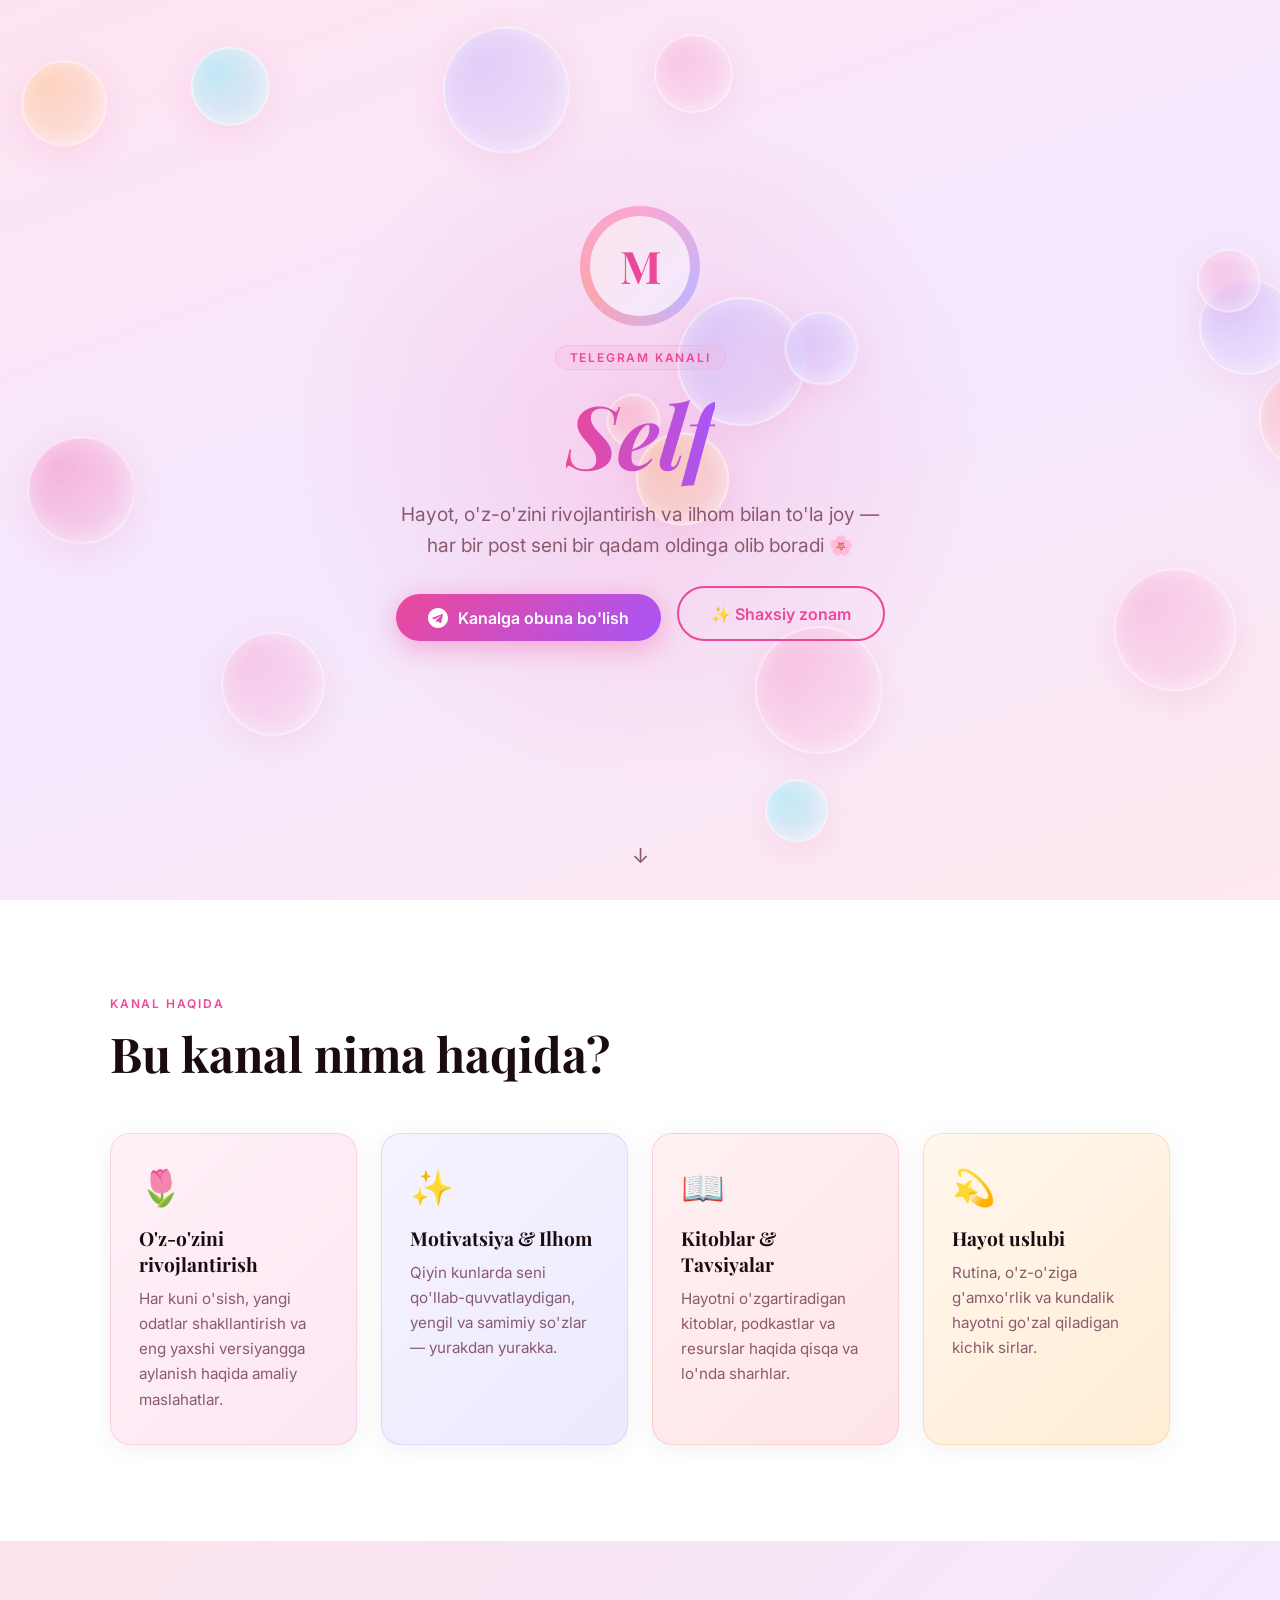
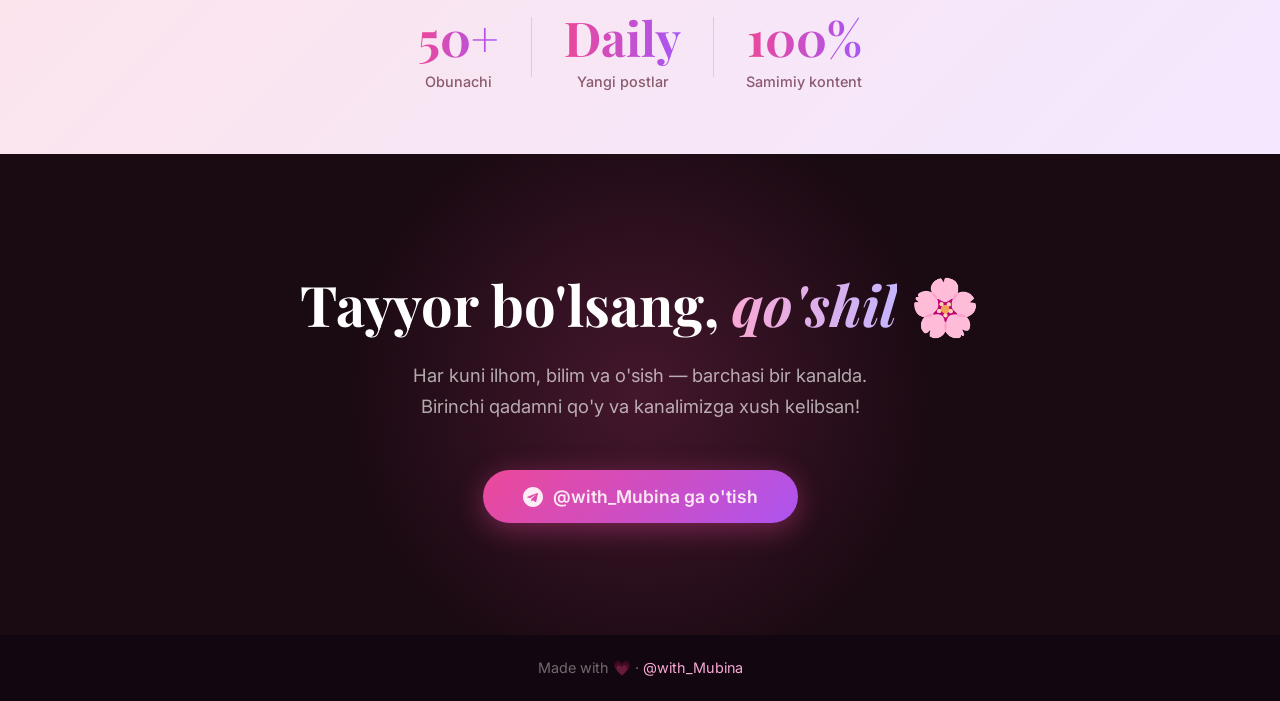
<file: index.html>
<!DOCTYPE html>
<html lang="uz">
<head>
  <meta charset="UTF-8" />
  <meta name="viewport" content="width=device-width, initial-scale=1.0" />
  <title>with Mubina ✨</title>
  <link rel="preconnect" href="https://fonts.googleapis.com" />
  <link rel="preconnect" href="https://fonts.gstatic.com" crossorigin />
  <link href="https://fonts.googleapis.com/css2?family=Playfair+Display:ital,wght@0,400;0,700;1,400&family=Inter:wght@300;400;500;600&display=swap" rel="stylesheet" />
  <link rel="stylesheet" href="style.css?v=20260613e" />
</head>
<body>

  <!-- Hero -->
  <section class="hero">
    <div class="hero__glow" aria-hidden="true"></div>
    <div class="hero__content">
      <div class="avatar">
        <div class="avatar__ring"></div>
        <div class="avatar__inner">M</div>
      </div>
      <p class="hero__label">Telegram kanali</p>
      <h1 class="hero__title"><em>Self</em></h1>
      <p class="hero__subtitle">
        Hayot, o'z-o'zini rivojlantirish va ilhom bilan to'la joy —<br />
        har bir post seni bir qadam oldinga olib boradi 🌸
      </p>
      <div class="hero__btns">
        <a href="https://t.me/with_Mubina" target="_blank" rel="noopener noreferrer" class="btn btn--primary">
          <svg width="20" height="20" viewBox="0 0 24 24" fill="none" aria-hidden="true">
            <path d="M12 0C5.373 0 0 5.373 0 12s5.373 12 12 12 12-5.373 12-12S18.627 0 12 0zm5.894 8.221l-1.97 9.28c-.145.658-.537.818-1.084.508l-3-2.21-1.447 1.394c-.16.16-.295.295-.605.295l.213-3.053 5.56-5.023c.242-.213-.054-.333-.373-.12l-6.871 4.326-2.962-.924c-.643-.204-.657-.643.136-.953l11.57-4.461c.537-.194 1.006.131.833.941z" fill="currentColor"/>
          </svg>
          Kanalga obuna bo'lish
        </a>
        <a href="auth.html" class="btn btn--outline">✨ Shaxsiy zonam</a>
      </div>
    </div>
    <div class="hero__scroll-hint" aria-hidden="true">↓</div>
  </section>

  <!-- About -->
  <section class="about" id="about">
    <div class="container">
      <p class="section__label">Kanal haqida</p>
      <h2 class="section__title">Bu kanal nima haqida?</h2>
      <div class="cards">

        <div class="card card--pink">
          <div class="card__icon">🌷</div>
          <h3>O'z-o'zini rivojlantirish</h3>
          <p>Har kuni o'sish, yangi odatlar shakllantirish va eng yaxshi versiyangga aylanish haqida amaliy maslahatlar.</p>
        </div>

        <div class="card card--lavender">
          <div class="card__icon">✨</div>
          <h3>Motivatsiya & Ilhom</h3>
          <p>Qiyin kunlarda seni qo'llab-quvvatlaydigan, yengil va samimiy so'zlar — yurakdan yurakka.</p>
        </div>

        <div class="card card--rose">
          <div class="card__icon">📖</div>
          <h3>Kitoblar & Tavsiyalar</h3>
          <p>Hayotni o'zgartiradigan kitoblar, podkastlar va resurslar haqida qisqa va lo'nda sharhlar.</p>
        </div>

        <div class="card card--peach">
          <div class="card__icon">💫</div>
          <h3>Hayot uslubi</h3>
          <p>Rutina, o'z-o'ziga g'amxo'rlik va kundalik hayotni go'zal qiladigan kichik sirlar.</p>
        </div>

      </div>
    </div>
  </section>

  <!-- Stats -->
  <section class="stats">
    <div class="container">
      <div class="stats__grid">
        <div class="stats__item">
          <span class="stats__num">50+</span>
          <span class="stats__label">Obunachi</span>
        </div>
        <div class="stats__divider" aria-hidden="true"></div>
        <div class="stats__item">
          <span class="stats__num">Daily</span>
          <span class="stats__label">Yangi postlar</span>
        </div>
        <div class="stats__divider" aria-hidden="true"></div>
        <div class="stats__item">
          <span class="stats__num">100%</span>
          <span class="stats__label">Samimiy kontent</span>
        </div>
      </div>
    </div>
  </section>

  <!-- CTA -->
  <section class="cta">
    <div class="cta__blob" aria-hidden="true"></div>
    <div class="container">
      <h2 class="cta__title">Tayyor bo'lsang, <em>qo'shil</em> 🌸</h2>
      <p class="cta__text">
        Har kuni ilhom, bilim va o'sish — barchasi bir kanalda.<br />
        Birinchi qadamni qo'y va kanalimizga xush kelibsan!
      </p>
      <a href="https://t.me/with_Mubina" target="_blank" rel="noopener noreferrer" class="btn btn--primary btn--lg">
        <svg width="20" height="20" viewBox="0 0 24 24" fill="none" aria-hidden="true">
          <path d="M12 0C5.373 0 0 5.373 0 12s5.373 12 12 12 12-5.373 12-12S18.627 0 12 0zm5.894 8.221l-1.97 9.28c-.145.658-.537.818-1.084.508l-3-2.21-1.447 1.394c-.16.16-.295.295-.605.295l.213-3.053 5.56-5.023c.242-.213-.054-.333-.373-.12l-6.871 4.326-2.962-.924c-.643-.204-.657-.643.136-.953l11.57-4.461c.537-.194 1.006.131.833.941z" fill="currentColor"/>
        </svg>
        @with_Mubina ga o'tish
      </a>
    </div>
  </section>

  <!-- Footer -->
  <footer class="footer">
    <p>Made with 💗 · <a href="https://t.me/with_Mubina" target="_blank" rel="noopener noreferrer">@with_Mubina</a></p>
  </footer>

  <script>
    const observer = new IntersectionObserver(
      entries => entries.forEach(e => { if (e.isIntersecting) e.target.classList.add('is-visible'); }),
      { threshold: 0.15 }
    );
    document.querySelectorAll('.card, .stats__item, .cta__title, .cta__text').forEach(el => observer.observe(el));

  </script>
  <script src="bubbles.js?v=20260613b"></script>
</body>
</html>
</file>
<file: style.css>
/* ── Reset & Base ── */
*, *::before, *::after { box-sizing: border-box; margin: 0; padding: 0; }

:root {
  --pink:     #f9a8d4;
  --pink-deep:#ec4899;
  --lavender: #c4b5fd;
  --rose:     #fda4af;
  --peach:    #fdba74;
  --cream:    #fff7f8;
  --dark:     #1a0a12;
  --text:     #4a2030;
  --text-muted:#8b5a6e;
  --card-bg:  rgba(255,255,255,0.72);
  --radius:   20px;
  --radius-lg:32px;
}

html { scroll-behavior: smooth; }

body {
  font-family: 'Inter', sans-serif;
  background: var(--cream);
  color: var(--text);
  overflow-x: hidden;
  min-height: 100vh;
}

/* ── Floating bubbles ── */
.floating-bubble {
  position: fixed;
  top: 0; left: 0;
  border-radius: 50%;
  pointer-events: auto;
  cursor: pointer;
  border: 2px solid rgba(255,255,255,0.55);
  box-shadow:
    inset 0 0 22px rgba(255,255,255,0.3),
    inset -5px -5px 14px rgba(255,255,255,0.12),
    0 8px 32px rgba(236,72,153,0.12);
  z-index: 0;
  backdrop-filter: blur(2px);
  will-change: transform;
  transition: filter 0.2s, border-color 0.2s;
}
.floating-bubble:hover {
  filter: brightness(1.2) saturate(1.5);
  border-color: rgba(255,255,255,0.8);
  cursor: grab;
}
.floating-bubble:active { cursor: grabbing; }

/* ── Hero ── */
.hero {
  position: relative;
  min-height: 100svh;
  display: flex;
  flex-direction: column;
  align-items: center;
  justify-content: center;
  text-align: center;
  padding: 2rem 1.25rem 5rem;
  background: linear-gradient(160deg, #ffe4f0 0%, #f3e8ff 50%, #ffe8ee 100%);
  overflow: hidden;
}

.hero__glow {
  position: absolute;
  width: 700px;
  height: 700px;
  border-radius: 50%;
  background: radial-gradient(circle, rgba(249,168,212,0.4) 0%, transparent 70%);
  top: 50%;
  left: 50%;
  transform: translate(-50%, -50%);
  animation: pulse-glow 4s ease-in-out infinite;
  pointer-events: none;
}

@keyframes pulse-glow {
  0%, 100% { transform: translate(-50%, -50%) scale(1);   opacity: 0.7; }
  50%       { transform: translate(-50%, -50%) scale(1.15); opacity: 1;   }
}

.hero__content {
  position: relative;
  z-index: 2;
  display: flex;
  flex-direction: column;
  align-items: center;
  gap: 1rem;
  animation: fade-up 0.9s ease both;
}

@keyframes fade-up {
  from { opacity: 0; transform: translateY(28px); }
  to   { opacity: 1; transform: translateY(0); }
}

/* Avatar */
.avatar {
  position: relative;
  width: 110px;
  height: 110px;
  margin-bottom: 0.5rem;
}

.avatar__ring {
  position: absolute;
  inset: -5px;
  border-radius: 50%;
  background: conic-gradient(#f9a8d4, #c4b5fd, #fda4af, #f9a8d4);
  animation: spin 6s linear infinite;
}

@keyframes spin { to { transform: rotate(360deg); } }

.avatar__inner {
  position: absolute;
  inset: 5px;
  border-radius: 50%;
  background: linear-gradient(135deg, #fce4ec, #f3e8ff);
  display: flex;
  align-items: center;
  justify-content: center;
  font-family: 'Playfair Display', serif;
  font-size: 2.8rem;
  font-weight: 700;
  color: var(--pink-deep);
  letter-spacing: -1px;
}

/* Labels */
.hero__label {
  font-size: 0.75rem;
  font-weight: 600;
  letter-spacing: 0.15em;
  text-transform: uppercase;
  color: var(--pink-deep);
  background: rgba(249,168,212,0.2);
  padding: 4px 14px;
  border-radius: 100px;
  border: 1px solid rgba(249,168,212,0.5);
}

.hero__title {
  font-family: 'Playfair Display', serif;
  font-size: clamp(2.8rem, 8vw, 5.5rem);
  font-weight: 700;
  line-height: 1.1;
  color: var(--dark);
}

.hero__title em {
  font-style: italic;
  background: linear-gradient(90deg, var(--pink-deep), #a855f7);
  -webkit-background-clip: text;
  -webkit-text-fill-color: transparent;
  background-clip: text;
}

.hero__subtitle {
  font-size: clamp(1rem, 2.5vw, 1.2rem);
  color: var(--text-muted);
  line-height: 1.65;
  max-width: 500px;
}

/* Button */
.btn {
  display: inline-flex;
  align-items: center;
  gap: 10px;
  padding: 0.85rem 2rem;
  border-radius: 100px;
  font-family: 'Inter', sans-serif;
  font-size: 1rem;
  font-weight: 600;
  text-decoration: none;
  transition: transform 0.2s, box-shadow 0.2s;
  cursor: pointer;
}

.btn--primary {
  background: linear-gradient(135deg, var(--pink-deep), #a855f7);
  color: #fff;
  box-shadow: 0 6px 28px rgba(236,72,153,0.4);
  margin-top: 0.5rem;
}

.btn--primary:hover {
  transform: translateY(-3px) scale(1.03);
  box-shadow: 0 12px 36px rgba(236,72,153,0.5);
}

.btn--primary:active { transform: translateY(-1px) scale(1.01); }

.btn--lg { padding: 1rem 2.5rem; font-size: 1.1rem; }

.hero__scroll-hint {
  position: absolute;
  bottom: 2rem;
  left: 50%;
  transform: translateX(-50%);
  font-size: 1.3rem;
  color: var(--text-muted);
  animation: bounce 2s ease-in-out infinite;
}

@keyframes bounce {
  0%, 100% { transform: translateX(-50%) translateY(0); }
  50%       { transform: translateX(-50%) translateY(8px); }
}

/* ── Container ── */
.container {
  max-width: 1100px;
  margin: 0 auto;
  padding: 0 1.25rem;
}

/* ── About / Cards ── */
.about {
  padding: 6rem 1.25rem;
  background: #fff;
  position: relative;
  z-index: 2;
}

.section__label {
  font-size: 0.75rem;
  font-weight: 600;
  letter-spacing: 0.15em;
  text-transform: uppercase;
  color: var(--pink-deep);
  margin-bottom: 0.6rem;
}

.section__title {
  font-family: 'Playfair Display', serif;
  font-size: clamp(1.9rem, 4vw, 3rem);
  font-weight: 700;
  color: var(--dark);
  margin-bottom: 3rem;
}

.cards {
  display: grid;
  grid-template-columns: repeat(auto-fit, minmax(240px, 1fr));
  gap: 1.5rem;
}

.card {
  background: var(--card-bg);
  border-radius: var(--radius);
  padding: 2rem 1.75rem;
  backdrop-filter: blur(12px);
  border: 1px solid rgba(255,255,255,0.8);
  box-shadow: 0 4px 24px rgba(0,0,0,0.06);
  transition: transform 0.3s, box-shadow 0.3s;
}

.card:hover {
  transform: translateY(-6px);
  box-shadow: 0 12px 36px rgba(0,0,0,0.1);
}

.card--pink     { background: linear-gradient(135deg, #fff0f7, #fce7f3); border-color: rgba(249,168,212,0.4); }
.card--lavender { background: linear-gradient(135deg, #f5f3ff, #ede9fe); border-color: rgba(196,181,253,0.4); }
.card--rose     { background: linear-gradient(135deg, #fff1f2, #ffe4e6); border-color: rgba(253,164,175,0.4); }
.card--peach    { background: linear-gradient(135deg, #fff7ed, #ffedd5); border-color: rgba(253,186,116,0.4); }

.card__icon {
  font-size: 2.2rem;
  margin-bottom: 1rem;
}

.card h3 {
  font-family: 'Playfair Display', serif;
  font-size: 1.2rem;
  font-weight: 700;
  color: var(--dark);
  margin-bottom: 0.6rem;
}

.card p {
  font-size: 0.95rem;
  color: var(--text-muted);
  line-height: 1.65;
}

/* ── Stats ── */
.stats {
  padding: 4rem 1.25rem;
  background: linear-gradient(135deg, #fce4ec 0%, #f3e8ff 100%);
}

.stats__grid {
  display: flex;
  align-items: center;
  justify-content: center;
  flex-wrap: wrap;
  gap: 2rem;
}

.stats__item {
  display: flex;
  flex-direction: column;
  align-items: center;
  gap: 4px;
}

.stats__num {
  font-family: 'Playfair Display', serif;
  font-size: clamp(2rem, 5vw, 3rem);
  font-weight: 700;
  background: linear-gradient(90deg, var(--pink-deep), #a855f7);
  -webkit-background-clip: text;
  -webkit-text-fill-color: transparent;
  background-clip: text;
}

.stats__label {
  font-size: 0.9rem;
  color: var(--text-muted);
  font-weight: 500;
}

.stats__divider {
  width: 1px;
  height: 60px;
  background: rgba(236,72,153,0.25);
}

/* ── CTA ── */
.cta {
  position: relative;
  padding: 7rem 1.25rem;
  background: var(--dark);
  text-align: center;
  overflow: hidden;
}

.cta__blob {
  position: absolute;
  width: 600px;
  height: 600px;
  border-radius: 50%;
  background: radial-gradient(circle, rgba(236,72,153,0.2) 0%, transparent 70%);
  top: 50%;
  left: 50%;
  transform: translate(-50%, -50%);
  animation: pulse-glow 5s ease-in-out infinite;
  pointer-events: none;
}

.cta__title {
  font-family: 'Playfair Display', serif;
  font-size: clamp(2rem, 5vw, 3.5rem);
  font-weight: 700;
  color: #fff;
  margin-bottom: 1.2rem;
}

.cta__title em {
  font-style: italic;
  background: linear-gradient(90deg, var(--pink), var(--lavender));
  -webkit-background-clip: text;
  -webkit-text-fill-color: transparent;
  background-clip: text;
}

.cta__text {
  font-size: clamp(1rem, 2vw, 1.15rem);
  color: rgba(255,255,255,0.65);
  line-height: 1.7;
  max-width: 520px;
  margin: 0 auto 2.5rem;
}

/* ── Footer ── */
.footer {
  background: #120610;
  padding: 1.5rem;
  text-align: center;
  font-size: 0.9rem;
  color: rgba(255,255,255,0.4);
}

.footer a {
  color: var(--pink);
  text-decoration: none;
}

.footer a:hover { text-decoration: underline; }

/* ── Scroll reveal ── */
.card,
.stats__item,
.cta__title,
.cta__text {
  animation: fade-up 0.7s ease both;
  animation-play-state: paused;
}

.card:nth-child(1) { animation-delay: 0.05s; }
.card:nth-child(2) { animation-delay: 0.15s; }
.card:nth-child(3) { animation-delay: 0.25s; }
.card:nth-child(4) { animation-delay: 0.35s; }

.is-visible { animation-play-state: running !important; }

/* ── Hero buttons row ── */
.hero__btns { display: flex; gap: 1rem; flex-wrap: wrap; justify-content: center; margin-top: 0.5rem; }
.btn--outline {
  border: 2px solid var(--pink-deep);
  color: var(--pink-deep);
  background: transparent;
  box-shadow: none;
  margin-top: 0;
}
.btn--outline:hover { background: rgba(236,72,153,0.08); transform: translateY(-3px); }
.btn--sm { padding: 0.4rem 1rem; font-size: 0.85rem; }
.btn--ghost {
  background: transparent;
  color: var(--text-muted);
  border: 1px solid rgba(0,0,0,0.12);
  box-shadow: none;
  margin-top: 0;
}
.btn--ghost:hover { background: rgba(0,0,0,0.04); }
.btn--danger {
  background: #fff0f0;
  color: #e53e3e;
  border: 1px solid #fed7d7;
  box-shadow: none;
  margin-top: 1rem;
}
.btn--danger:hover { background: #fed7d7; }
.btn--full { width: 100%; justify-content: center; margin-top: 0; }
.hidden { display: none !important; }

/* ── Mobile ── */
@media (max-width: 600px) {
  .stats__divider { display: none; }
  .stats__grid    { gap: 2.5rem; }
  .cta            { padding: 5rem 1.25rem; }
  .about          { padding: 4rem 1.25rem; }
}

/* ════════════════════════════════
   AUTH PAGE
   ════════════════════════════════ */
.auth-body {
  min-height: 100svh;
  background: linear-gradient(160deg, #ffe4f0 0%, #f3e8ff 50%, #ffe8ee 100%);
  display: flex;
  align-items: center;
  justify-content: center;
  padding: 2rem 1.25rem;
}

.auth-wrap { position: relative; z-index: 1; }

.auth-wrap {
  width: 100%;
  max-width: 420px;
  display: flex;
  flex-direction: column;
  gap: 1rem;
}

.auth-back {
  color: var(--text-muted);
  text-decoration: none;
  font-size: 0.9rem;
}
.auth-back:hover { color: var(--pink-deep); }

.auth-card {
  background: rgba(255,255,255,0.85);
  backdrop-filter: blur(16px);
  border: 1px solid rgba(255,255,255,0.9);
  border-radius: var(--radius-lg);
  padding: 2.5rem 2rem;
  box-shadow: 0 8px 40px rgba(236,72,153,0.12);
}

.auth-logo {
  display: flex;
  flex-direction: column;
  align-items: center;
  gap: 0.75rem;
  margin-bottom: 1.75rem;
}

.auth-title {
  font-family: 'Playfair Display', serif;
  font-size: 1.9rem;
  font-weight: 700;
  color: var(--dark);
}
.auth-title em {
  font-style: italic;
  background: linear-gradient(90deg, var(--pink-deep), #a855f7);
  -webkit-background-clip: text;
  -webkit-text-fill-color: transparent;
  background-clip: text;
}

/* Avatar small */
.avatar--sm { width: 72px; height: 72px; }
.avatar--sm .avatar__inner { font-size: 1.8rem; }

/* Auth tabs */
.auth-tabs {
  display: flex;
  background: rgba(249,168,212,0.15);
  border-radius: 100px;
  padding: 4px;
  margin-bottom: 1.75rem;
}
.atab {
  flex: 1;
  border: none;
  background: transparent;
  padding: 0.55rem;
  border-radius: 100px;
  font-family: 'Inter', sans-serif;
  font-size: 0.95rem;
  font-weight: 500;
  color: var(--text-muted);
  cursor: pointer;
  transition: all 0.2s;
}
.atab--active {
  background: #fff;
  color: var(--pink-deep);
  font-weight: 600;
  box-shadow: 0 2px 8px rgba(0,0,0,0.08);
}

/* Auth form */
.aform { display: flex; flex-direction: column; gap: 1rem; }
.aform--hidden { display: none; }

.field { display: flex; flex-direction: column; gap: 6px; }
.field label { font-size: 0.85rem; font-weight: 600; color: var(--text); }
.field input {
  padding: 0.7rem 1rem;
  border: 1.5px solid rgba(236,72,153,0.2);
  border-radius: 12px;
  font-family: 'Inter', sans-serif;
  font-size: 0.95rem;
  color: var(--dark);
  background: rgba(255,255,255,0.8);
  outline: none;
  transition: border-color 0.2s;
}
.field input:focus { border-color: var(--pink-deep); }

.aform__msg { font-size: 0.85rem; text-align: center; min-height: 1.2em; }
.aform__msg--err { color: #e53e3e; }
.aform__msg--ok  { color: #38a169; }

/* ════════════════════════════════
   DASHBOARD
   ════════════════════════════════ */
.dash-body {
  min-height: 100svh;
  background: #fdf6fb;
  display: flex;
  flex-direction: column;
}

/* Header */
.dash-header {
  position: sticky;
  top: 0;
  z-index: 10;
  background: rgba(255,255,255,0.9);
  backdrop-filter: blur(12px);
  border-bottom: 1px solid rgba(249,168,212,0.25);
  display: flex;
  align-items: center;
  gap: 1rem;
  padding: 0.85rem 1.5rem;
}

.dash-logo {
  font-family: 'Playfair Display', serif;
  font-size: 1.2rem;
  font-weight: 700;
  color: var(--dark);
  text-decoration: none;
  white-space: nowrap;
}
.dash-logo em {
  font-style: italic;
  background: linear-gradient(90deg, var(--pink-deep), #a855f7);
  -webkit-background-clip: text;
  -webkit-text-fill-color: transparent;
  background-clip: text;
}

.dash-nav {
  display: flex;
  gap: 4px;
  background: rgba(249,168,212,0.15);
  border-radius: 100px;
  padding: 4px;
  flex: 1;
  max-width: 280px;
}
.dnav {
  flex: 1;
  border: none;
  background: transparent;
  padding: 0.45rem 0.8rem;
  border-radius: 100px;
  font-family: 'Inter', sans-serif;
  font-size: 0.85rem;
  font-weight: 500;
  color: var(--text-muted);
  cursor: pointer;
  white-space: nowrap;
  transition: all 0.2s;
}
.dnav.active {
  background: #fff;
  color: var(--pink-deep);
  font-weight: 600;
  box-shadow: 0 2px 8px rgba(0,0,0,0.08);
}

.dash-user {
  display: flex;
  align-items: center;
  gap: 0.75rem;
  margin-left: auto;
  font-size: 0.85rem;
  color: var(--text-muted);
}

.btn-logout {
  border: 1.5px solid rgba(236,72,153,0.3);
  background: transparent;
  color: var(--pink-deep);
  padding: 0.35rem 0.85rem;
  border-radius: 100px;
  font-size: 0.82rem;
  font-weight: 600;
  cursor: pointer;
  transition: all 0.2s;
}
.btn-logout:hover { background: rgba(236,72,153,0.08); }

/* Main */
.dash-main { flex: 1; position: relative; z-index: 1; }

.dtab { display: none; }
.dtab--active { display: block; }

.dtab-inner {
  max-width: 1100px;
  margin: 0 auto;
  padding: 2.5rem 1.5rem 4rem;
}

.dtab-head {
  display: flex;
  align-items: flex-start;
  justify-content: space-between;
  flex-wrap: wrap;
  gap: 1rem;
  margin-bottom: 2rem;
}

.dtab-title {
  font-family: 'Playfair Display', serif;
  font-size: clamp(1.6rem, 3vw, 2.2rem);
  font-weight: 700;
  color: var(--dark);
}
.dtab-sub { color: var(--text-muted); font-size: 0.95rem; margin-top: 4px; }

/* Note form */
.note-form-wrap { margin-bottom: 2rem; animation: fade-up 0.3s ease; }
.note-form {
  background: #fff;
  border: 1.5px solid rgba(236,72,153,0.2);
  border-radius: var(--radius);
  padding: 1.5rem;
  box-shadow: 0 4px 20px rgba(236,72,153,0.08);
}
.note-form__title {
  width: 100%;
  border: none;
  outline: none;
  font-family: 'Playfair Display', serif;
  font-size: 1.2rem;
  font-weight: 700;
  color: var(--dark);
  margin-bottom: 0.75rem;
  background: transparent;
}
.note-form__title::placeholder { color: rgba(74,32,48,0.3); }
.note-form__body {
  width: 100%;
  border: none;
  outline: none;
  font-family: 'Inter', sans-serif;
  font-size: 0.95rem;
  color: var(--text);
  line-height: 1.65;
  resize: vertical;
  background: transparent;
  margin-bottom: 1rem;
}
.note-form__body::placeholder { color: rgba(74,32,48,0.3); }
.note-form__actions { display: flex; gap: 0.75rem; }

/* Notes grid */
.notes-grid {
  display: grid;
  grid-template-columns: repeat(auto-fill, minmax(260px, 1fr));
  gap: 1.25rem;
}
.note-card {
  background: #fff;
  border-radius: var(--radius);
  padding: 1.5rem;
  border: 1px solid rgba(249,168,212,0.3);
  box-shadow: 0 2px 12px rgba(0,0,0,0.05);
  cursor: pointer;
  transition: transform 0.2s, box-shadow 0.2s;
}
.note-card:hover { transform: translateY(-4px); box-shadow: 0 8px 24px rgba(236,72,153,0.12); }
.note-card__date { font-size: 0.75rem; color: var(--text-muted); margin-bottom: 0.5rem; }
.note-card__title {
  font-family: 'Playfair Display', serif;
  font-size: 1.05rem;
  font-weight: 700;
  color: var(--dark);
  margin-bottom: 0.5rem;
}
.note-card__preview { font-size: 0.88rem; color: var(--text-muted); line-height: 1.55; }

.notes-empty {
  grid-column: 1 / -1;
  text-align: center;
  padding: 4rem 1rem;
  color: var(--text-muted);
}
.notes-empty__icon { font-size: 3rem; margin-bottom: 1rem; }

/* Modal */
.modal-overlay {
  position: fixed;
  inset: 0;
  background: rgba(26,10,18,0.5);
  backdrop-filter: blur(4px);
  z-index: 200;
  display: flex;
  align-items: center;
  justify-content: center;
  padding: 1.5rem;
}
.modal {
  background: #fff;
  border-radius: var(--radius-lg);
  padding: 2rem;
  max-width: 560px;
  width: 100%;
  max-height: 80vh;
  overflow-y: auto;
  animation: fade-up 0.25s ease;
}
.modal-head { display: flex; justify-content: space-between; align-items: flex-start; gap: 1rem; margin-bottom: 0.4rem; }
.modal-head h3 { font-family: 'Playfair Display', serif; font-size: 1.4rem; font-weight: 700; color: var(--dark); }
.modal-close { border: none; background: transparent; font-size: 1.1rem; cursor: pointer; color: var(--text-muted); padding: 2px; }
.modal-close:hover { color: var(--dark); }
.modal-date { font-size: 0.8rem; color: var(--text-muted); margin-bottom: 1.25rem; }
.modal-body { font-size: 1rem; line-height: 1.75; color: var(--text); white-space: pre-wrap; }

/* ── Challenge ── */
.ch-progress-wrap { text-align: right; }
.ch-progress-label { font-size: 0.85rem; color: var(--text-muted); margin-bottom: 6px; font-weight: 600; }
.ch-progress-bar {
  width: 180px;
  height: 8px;
  background: rgba(236,72,153,0.15);
  border-radius: 100px;
  overflow: hidden;
}
.ch-progress-fill {
  height: 100%;
  background: linear-gradient(90deg, var(--pink-deep), #a855f7);
  border-radius: 100px;
  transition: width 0.5s ease;
}

/* Today card */
.ch-today { margin-bottom: 2.5rem; }
.ch-today-label {
  font-size: 0.75rem;
  font-weight: 700;
  letter-spacing: 0.12em;
  text-transform: uppercase;
  color: var(--pink-deep);
  margin-bottom: 0.75rem;
}
.ch-today-card {
  display: flex;
  align-items: center;
  gap: 1.25rem;
  background: linear-gradient(135deg, #fff0f7, #f5f3ff);
  border: 1.5px solid rgba(236,72,153,0.25);
  border-radius: var(--radius);
  padding: 1.5rem 1.75rem;
  box-shadow: 0 4px 20px rgba(236,72,153,0.1);
}
.ch-today-icon { font-size: 2.5rem; flex-shrink: 0; }
.ch-today-info { flex: 1; }
.ch-today-info h3 { font-family: 'Playfair Display', serif; font-size: 1.15rem; color: var(--dark); margin-bottom: 4px; }
.ch-today-info p  { font-size: 0.9rem; color: var(--text-muted); line-height: 1.5; }
.ch-today-btn {
  flex-shrink: 0;
  background: linear-gradient(135deg, var(--pink-deep), #a855f7);
  color: #fff;
  border: none;
  padding: 0.6rem 1.2rem;
  border-radius: 100px;
  font-weight: 600;
  font-size: 0.9rem;
  cursor: pointer;
  transition: all 0.2s;
  box-shadow: 0 4px 12px rgba(236,72,153,0.3);
}
.ch-today-btn:hover { transform: scale(1.04); }
.ch-today-btn.done { background: #e9fdf0; color: #38a169; box-shadow: none; border: 1.5px solid #9ae6b4; }

/* Challenge grid */
.ch-grid {
  display: grid;
  grid-template-columns: repeat(auto-fill, minmax(130px, 1fr));
  gap: 0.85rem;
}
.ch-card {
  position: relative;
  background: #fff;
  border: 1.5px solid rgba(249,168,212,0.25);
  border-radius: 16px;
  padding: 1rem 0.85rem;
  text-align: center;
  cursor: pointer;
  transition: transform 0.2s, box-shadow 0.2s;
  display: flex;
  flex-direction: column;
  align-items: center;
  gap: 4px;
}
.ch-card:hover { transform: translateY(-3px); box-shadow: 0 6px 20px rgba(236,72,153,0.1); }
.ch-card--done {
  background: linear-gradient(135deg, #f0fdf4, #dcfce7);
  border-color: #86efac;
}
.ch-card--current {
  background: linear-gradient(135deg, #fff0f7, #f5f3ff);
  border-color: var(--pink-deep);
  box-shadow: 0 4px 16px rgba(236,72,153,0.15);
}
.ch-card__icon  { font-size: 1.6rem; }
.ch-card__day   { font-size: 0.7rem; color: var(--text-muted); font-weight: 600; }
.ch-card__name  { font-size: 0.78rem; color: var(--text); font-weight: 600; line-height: 1.3; }
.ch-card__check {
  position: absolute;
  top: 8px; right: 10px;
  color: #38a169;
  font-size: 0.85rem;
  font-weight: 700;
}

/* Challenge locked state */
.ch-card--locked { opacity: 0.45; cursor: not-allowed; }
.ch-card--locked:hover { transform: none; box-shadow: none; }

/* ── Note formatting bar ── */
.note-fmt-bar {
  display: flex;
  gap: 6px;
  margin-bottom: 0.6rem;
  flex-wrap: wrap;
}
.fmt-btn {
  border: 1px solid rgba(236,72,153,0.2);
  background: rgba(249,168,212,0.1);
  color: var(--text);
  padding: 4px 10px;
  border-radius: 8px;
  font-size: 0.85rem;
  cursor: pointer;
  transition: background 0.15s;
}
.fmt-btn:hover { background: rgba(236,72,153,0.18); }

/* Image upload in note */
.note-img-row { display: flex; align-items: center; gap: 1rem; margin-bottom: 0.75rem; flex-wrap: wrap; }
.img-upload-label {
  font-size: 0.85rem;
  color: var(--pink-deep);
  font-weight: 600;
  cursor: pointer;
  padding: 0.4rem 0.9rem;
  border: 1.5px dashed rgba(236,72,153,0.4);
  border-radius: 10px;
  transition: background 0.15s;
}
.img-upload-label:hover { background: rgba(236,72,153,0.06); }
.img-preview { position: relative; display: inline-flex; }
.img-preview img { height: 64px; border-radius: 8px; object-fit: cover; }
.img-remove {
  position: absolute; top: -6px; right: -6px;
  background: #fff; border: 1px solid #fda4af;
  color: #e53e3e; border-radius: 50%;
  width: 20px; height: 20px;
  font-size: 0.7rem; cursor: pointer;
  display: flex; align-items: center; justify-content: center;
}

/* Note card thumbnail */
.note-card__thumb { height: 120px; overflow: hidden; border-radius: 12px; margin-bottom: 0.75rem; }
.note-card__thumb img { width: 100%; height: 100%; object-fit: cover; }

/* Modal image */
.modal-img { width: 100%; border-radius: 12px; margin-bottom: 1rem; object-fit: cover; max-height: 300px; }

/* ════ DRAWING ════ */
.draw-workspace { display: flex; flex-direction: column; gap: 1rem; }
.draw-templates-label { font-size: 0.78rem; font-weight: 600; color: var(--text-muted); text-transform: uppercase; letter-spacing: 0.1em; margin-bottom: 0.5rem; }
.draw-templates-row { display: flex; gap: 0.6rem; flex-wrap: wrap; }
.tpl-btn {
  padding: 0.45rem 1rem;
  border: 1.5px solid rgba(196,181,253,0.5);
  background: rgba(245,243,255,0.8);
  border-radius: 100px;
  font-size: 0.85rem;
  font-weight: 600;
  color: var(--text);
  cursor: pointer;
  transition: all 0.2s;
}
.tpl-btn:hover, .tpl-btn--active { background: #ede9fe; border-color: #a855f7; color: #7c3aed; }
.tpl-btn--clear { border-color: rgba(0,0,0,0.12); background: transparent; color: var(--text-muted); }

.draw-toolbar {
  display: flex;
  align-items: center;
  gap: 1rem;
  flex-wrap: wrap;
  background: rgba(255,255,255,0.8);
  border: 1px solid rgba(249,168,212,0.25);
  border-radius: 16px;
  padding: 0.75rem 1rem;
}
.tool-group { display: flex; gap: 4px; }
.tool-btn {
  width: 36px; height: 36px;
  border: 1.5px solid rgba(236,72,153,0.2);
  background: transparent;
  border-radius: 10px;
  font-size: 1.1rem;
  cursor: pointer;
  transition: all 0.15s;
  display: flex; align-items: center; justify-content: center;
}
.tool-btn--active { background: rgba(236,72,153,0.12); border-color: var(--pink-deep); }
.size-btn {
  padding: 4px 10px;
  border: 1.5px solid rgba(236,72,153,0.2);
  background: transparent;
  border-radius: 8px;
  font-size: 0.8rem;
  font-weight: 700;
  cursor: pointer;
  color: var(--text-muted);
  transition: all 0.15s;
}
.size-btn--active { background: rgba(236,72,153,0.12); border-color: var(--pink-deep); color: var(--pink-deep); }
.color-palette { display: flex; flex-wrap: wrap; gap: 5px; max-width: 220px; }
.color-swatch {
  width: 22px; height: 22px;
  border-radius: 50%;
  border: 2px solid transparent;
  cursor: pointer;
  transition: transform 0.15s;
}
.color-swatch:hover { transform: scale(1.2); }
.color-swatch.active { border-color: var(--dark); transform: scale(1.25); }
.custom-color {
  width: 36px; height: 36px;
  border-radius: 50%;
  border: 2px solid rgba(0,0,0,0.1);
  padding: 2px;
  cursor: pointer;
  background: none;
}
.canvas-wrap {
  border-radius: 20px;
  overflow: hidden;
  border: 2px solid rgba(249,168,212,0.3);
  box-shadow: 0 4px 24px rgba(236,72,153,0.08);
  touch-action: none;
  background: #fff;
}
#drawCanvas { display: block; width: 100%; cursor: crosshair; touch-action: none; }
.draw-actions-top { display: flex; gap: 0.75rem; }

/* ════ INSPIRATION ════ */
#tab-inspire { position: relative; }
#tab-inspire .dtab-inner { position: relative; z-index: 1; }

.inspire-wrap { max-width: 600px; }
.inspire-q {
  font-family: 'Playfair Display', serif;
  font-size: 1.3rem;
  font-weight: 700;
  color: var(--dark);
  margin-bottom: 1.5rem;
}
.inspire-step { animation: fade-up 0.4s ease; }
.mood-grid {
  display: flex;
  flex-wrap: wrap;
  gap: 0.85rem;
}
.mood-btn {
  display: flex;
  flex-direction: column;
  align-items: center;
  gap: 6px;
  padding: 1rem 1.2rem;
  border: 1.5px solid rgba(249,168,212,0.3);
  background: #fff;
  border-radius: 16px;
  cursor: pointer;
  transition: all 0.2s;
  font-size: 2rem;
  min-width: 90px;
}
.mood-btn span { font-size: 0.8rem; font-weight: 600; color: var(--text-muted); font-family: 'Inter', sans-serif; }
.mood-btn:hover, .mood-btn.active {
  border-color: var(--pink-deep);
  background: linear-gradient(135deg, #fff0f7, #f5f3ff);
  transform: translateY(-3px);
  box-shadow: 0 6px 20px rgba(236,72,153,0.12);
}
.topic-grid { display: flex; flex-wrap: wrap; gap: 0.75rem; }
.topic-btn {
  padding: 0.65rem 1.2rem;
  border: 1.5px solid rgba(196,181,253,0.4);
  background: rgba(245,243,255,0.8);
  border-radius: 100px;
  font-size: 0.92rem;
  font-weight: 600;
  cursor: pointer;
  color: var(--text);
  transition: all 0.2s;
}
.topic-btn:hover {
  background: #ede9fe;
  border-color: #a855f7;
  color: #7c3aed;
  transform: translateY(-2px);
}
.insp-card {
  background: linear-gradient(135deg, #fff0f7, #f5f3ff);
  border: 1.5px solid rgba(236,72,153,0.2);
  border-radius: var(--radius-lg);
  padding: 2rem;
  margin-bottom: 1.5rem;
  animation: fade-up 0.4s ease;
}
.insp-card__emoji { font-size: 3rem; margin-bottom: 1rem; }
.insp-card__text {
  font-size: 1.05rem;
  line-height: 1.75;
  color: var(--text);
  margin-bottom: 1.25rem;
  font-family: 'Playfair Display', serif;
  font-style: italic;
}
.insp-card__prompt {
  font-size: 0.9rem;
  color: var(--pink-deep);
  font-weight: 600;
  background: rgba(236,72,153,0.08);
  padding: 0.75rem 1rem;
  border-radius: 12px;
  border-left: 3px solid var(--pink-deep);
}
/* AI key bar */
.ai-key-bar {
  background: linear-gradient(135deg, #f5f3ff, #fff0f7);
  border: 1.5px solid rgba(168,85,247,0.25);
  border-radius: var(--radius);
  padding: 1.25rem 1.5rem;
  margin-bottom: 1.75rem;
}
.ai-key-info { display: flex; align-items: flex-start; gap: 0.85rem; margin-bottom: 1rem; font-size: 0.9rem; color: var(--text); }
.ai-key-info span { font-size: 1.5rem; }
.ai-key-info strong { display: block; margin-bottom: 2px; color: var(--dark); }
.ai-key-info p { color: var(--text-muted); font-size: 0.82rem; }
.ai-key-info a { color: #7c3aed; }
.ai-key-input-row { display: flex; gap: 0.6rem; }
.ai-key-field {
  flex: 1;
  padding: 0.6rem 0.9rem;
  border: 1.5px solid rgba(168,85,247,0.3);
  border-radius: 10px;
  font-family: 'Inter', sans-serif;
  font-size: 0.88rem;
  outline: none;
}
.ai-key-field:focus { border-color: #a855f7; }
.ai-key-saved {
  display: flex; align-items: center; gap: 0.6rem;
  font-size: 0.85rem; color: #7c3aed; font-weight: 600;
  margin-bottom: 1.5rem;
}
.ai-key-reset { border: none; background: none; color: var(--text-muted); font-size: 0.8rem; cursor: pointer; text-decoration: underline; }

.insp-feedback {
  display: flex;
  gap: 0.75rem;
  margin-bottom: 1rem;
}
.feedback-btn {
  flex: 1;
  padding: 0.65rem;
  border-radius: 12px;
  font-size: 0.9rem;
  font-weight: 600;
  cursor: pointer;
  transition: all 0.2s;
}
.feedback-btn--like {
  border: 1.5px solid #fda4af;
  background: #fff0f2;
  color: #e53e6e;
}
.feedback-btn--like:hover { background: #fda4af; }
.feedback-btn--dislike {
  border: 1.5px solid rgba(0,0,0,0.1);
  background: #f9fafb;
  color: var(--text-muted);
}
.feedback-btn--dislike:hover { background: #f3f4f6; }
.insp-actions { display: flex; gap: 0.75rem; flex-wrap: wrap; }

/* ── Responsive ── */
@media (max-width: 640px) {
  .dash-header { flex-wrap: wrap; gap: 0.75rem; }
  .dash-user span { display: none; }
  .ch-today-card { flex-wrap: wrap; }
  .ch-today-btn { width: 100%; text-align: center; }
  .ch-grid { grid-template-columns: repeat(auto-fill, minmax(100px, 1fr)); }
  .dtab-head { flex-direction: column; }
  .ch-progress-bar { width: 100%; }
  .ch-progress-wrap { text-align: left; }
  .mood-grid { gap: 0.6rem; }
  .mood-btn { min-width: 75px; padding: 0.75rem; }
  .draw-toolbar { gap: 0.6rem; }
  .color-palette { max-width: 160px; }
  .draw-actions-top { flex-direction: column; }
}

/* ════════════════════════════════
   GENDER SELECTION IN AUTH
   ════════════════════════════════ */
.gender-row { display: flex; gap: 0.75rem; }
.gender-btn {
  flex: 1;
  padding: 0.7rem;
  border: 2px solid rgba(236,72,153,0.2);
  background: rgba(255,255,255,0.5);
  border-radius: 14px;
  font-size: 1rem;
  font-weight: 600;
  cursor: pointer;
  transition: all 0.2s;
  color: var(--text);
}
.gender-btn:hover { border-color: var(--pink-deep); background: rgba(236,72,153,0.06); }
.gender-btn.selected {
  border-color: var(--pink-deep);
  background: linear-gradient(135deg, #fff0f7, #f5f3ff);
  color: var(--pink-deep);
  box-shadow: 0 2px 12px rgba(236,72,153,0.15);
}

/* ════ GIRL SKY SCENE ════ */
/* Hide soap bubbles in girl theme (sky scene replaces them) */
.theme-girl .floating-bubble { display: none !important; }

.girl-sky {
  position: fixed; inset: 0; z-index: 0;
  pointer-events: none; overflow: hidden;
  /* Soft pastel daytime sky: blue up top fading to a warm pink horizon */
  background: linear-gradient(180deg, #b8e4ff 0%, #d8f1ff 38%, #fde7f1 78%, #fff3f7 100%);
  transition: background 3s ease;
}
/* Gloomy grey sky when rainy */
.girl-sky.rainy {
  background: linear-gradient(180deg, #5f6a7d 0%, #7c8696 50%, #98a1b0 100%);
}

/* Sun with rotating rays + soft pulsing glow */
.gsky-sun-wrap {
  position: absolute; top: 6%; right: 8%;
  width: 96px; height: 96px;
  transition: opacity 3s ease, transform 3s ease;
}
.gsky-rays {
  position: absolute; inset: -55px; border-radius: 50%;
  background: conic-gradient(from 0deg,
    rgba(255,213,79,0.0) 0deg, rgba(255,213,79,0.35) 8deg, rgba(255,213,79,0.0) 16deg,
    rgba(255,213,79,0.0) 30deg, rgba(255,213,79,0.35) 38deg, rgba(255,213,79,0.0) 46deg,
    rgba(255,213,79,0.0) 60deg, rgba(255,213,79,0.35) 68deg, rgba(255,213,79,0.0) 76deg,
    rgba(255,213,79,0.0) 90deg, rgba(255,213,79,0.35) 98deg, rgba(255,213,79,0.0) 106deg,
    rgba(255,213,79,0.0) 120deg,rgba(255,213,79,0.35) 128deg,rgba(255,213,79,0.0) 136deg,
    rgba(255,213,79,0.0) 150deg,rgba(255,213,79,0.35) 158deg,rgba(255,213,79,0.0) 166deg,
    rgba(255,213,79,0.0) 180deg,rgba(255,213,79,0.35) 188deg,rgba(255,213,79,0.0) 196deg,
    rgba(255,213,79,0.0) 210deg,rgba(255,213,79,0.35) 218deg,rgba(255,213,79,0.0) 226deg,
    rgba(255,213,79,0.0) 240deg,rgba(255,213,79,0.35) 248deg,rgba(255,213,79,0.0) 256deg,
    rgba(255,213,79,0.0) 270deg,rgba(255,213,79,0.35) 278deg,rgba(255,213,79,0.0) 286deg,
    rgba(255,213,79,0.0) 300deg,rgba(255,213,79,0.35) 308deg,rgba(255,213,79,0.0) 316deg,
    rgba(255,213,79,0.0) 330deg,rgba(255,213,79,0.35) 338deg,rgba(255,213,79,0.0) 346deg);
  -webkit-mask: radial-gradient(circle, transparent 46px, #000 48px);
          mask: radial-gradient(circle, transparent 46px, #000 48px);
  animation: gsky-rays-spin 60s linear infinite;
}
@keyframes gsky-rays-spin { to { transform: rotate(360deg); } }
.gsky-sun {
  position: absolute; inset: 3px; border-radius: 50%;
  background: radial-gradient(circle at 38% 38%, #fff7cc, #ffd23f 58%, #ffb703);
  box-shadow: 0 0 50px 16px rgba(255,210,63,0.5), 0 0 90px 30px rgba(255,183,3,0.22);
  animation: gsky-sun-pulse 6s ease-in-out infinite;
}
@keyframes gsky-sun-pulse {
  0%,100% { box-shadow: 0 0 50px 16px rgba(255,210,63,0.5), 0 0 90px 30px rgba(255,183,3,0.22); }
  50%     { box-shadow: 0 0 72px 26px rgba(255,210,63,0.65),0 0 130px 50px rgba(255,183,3,0.34); }
}
.girl-sky.rainy .gsky-sun-wrap { opacity: 0; transform: translateY(-40px); }

/* Fluffy multi-puff clouds */
.gsky-cloud {
  position: absolute; left: -180px; width: 140px; height: 80px;
  transform: scale(var(--s, 1));
  filter: drop-shadow(0 8px 12px rgba(120,120,150,0.16));
  animation-name: gsky-drift; animation-timing-function: linear; animation-iteration-count: infinite;
}
.gsky-puff {
  position: absolute; border-radius: 50%;
  background: radial-gradient(circle at 38% 32%, #ffffff, #f3f6ff 80%);
  transition: background 3s ease;
}
@keyframes gsky-drift {
  from { left: -180px; }
  to   { left: calc(100% + 180px); }
}
/* Rainy → grey, heavier clouds */
.girl-sky.rainy .gsky-puff {
  background: radial-gradient(circle at 38% 32%, #9aa3b2, #79828f 85%);
}

/* Shimmering light motes drifting in the sunlight */
.gsky-mote {
  position: absolute; border-radius: 50%;
  background: radial-gradient(circle, #fffdf0, rgba(255,236,170,0.6));
  box-shadow: 0 0 6px 1px rgba(255,236,170,0.8);
  animation: gsky-mote-twinkle ease-in-out infinite;
  transition: opacity 3s ease;
}
@keyframes gsky-mote-twinkle {
  0%,100% { opacity: 0.15; transform: translateY(0) scale(0.7); }
  50%     { opacity: 0.95; transform: translateY(-10px) scale(1.25); }
}
.girl-sky.rainy .gsky-mote { opacity: 0 !important; }

/* Fluttering butterflies / petals */
.gsky-flutter {
  position: absolute; left: -40px; font-size: 1.4rem;
  animation-name: gsky-flutter-move; animation-timing-function: linear; animation-iteration-count: infinite;
  transition: opacity 2.5s ease;
}
@keyframes gsky-flutter-move {
  0%   { left: -40px;  transform: translateY(0) rotate(-8deg); }
  25%  { transform: translateY(-28px) rotate(8deg); }
  50%  { transform: translateY(8px) rotate(-6deg); }
  75%  { transform: translateY(-22px) rotate(10deg); }
  100% { left: calc(100% + 40px); transform: translateY(0) rotate(-8deg); }
}
.girl-sky.rainy .gsky-flutter { opacity: 0; }

/* Birds */
.gsky-bird {
  position: absolute; left: -40px; width: 24px; height: 12px;
  color: rgba(80,70,90,0.6);
  animation-name: gsky-fly; animation-timing-function: linear; animation-iteration-count: infinite;
  transition: opacity 2.5s ease;
}
.gsky-bird svg { width: 100%; height: 100%; display: block; animation: gsky-flap 0.5s ease-in-out infinite; }
@keyframes gsky-fly {
  0%   { left: -40px; transform: translateY(0); }
  50%  { transform: translateY(-22px); }
  100% { left: calc(100% + 40px); transform: translateY(0); }
}
@keyframes gsky-flap {
  0%,100% { transform: scaleY(1); }
  50%     { transform: scaleY(0.6); }
}
/* Birds fly away when it turns rainy */
.girl-sky.rainy .gsky-bird { opacity: 0; }

/* Rain */
.gsky-drop {
  position: absolute; top: -24px; width: 2px; height: 18px; border-radius: 2px;
  background: linear-gradient(to bottom, rgba(174,194,224,0), rgba(174,194,224,0.85));
  opacity: 0; animation-name: gsky-rain; animation-timing-function: linear; animation-iteration-count: infinite;
}
.girl-sky.rainy .gsky-drop { opacity: 1; }
@keyframes gsky-rain {
  0%   { transform: translateY(0); }
  100% { transform: translateY(108vh); }
}

/* ════════════════════════════════
   BOY THEME
   ════════════════════════════════ */
.theme-boy.dash-body {
  background: radial-gradient(ellipse at 20% 15%, #1e1b4b 0%, #0f172a 45%, #060914 100%);
}
/* Hide soap bubbles in boy theme (galaxy replaces them) */
.theme-boy .floating-bubble { display: none !important; }

/* ════ GALAXY BACKGROUND (boy theme) ════ */
.galaxy-bg {
  position: fixed; inset: 0;
  pointer-events: none; z-index: 0; overflow: hidden;
}
.galaxy-star {
  position: absolute; border-radius: 50%;
  background: #fff;
  box-shadow: 0 0 6px 1px rgba(255,255,255,0.7);
  animation: galaxy-twinkle ease-in-out infinite;
}
@keyframes galaxy-twinkle {
  0%, 100% { opacity: 0.2; transform: scale(0.7); }
  50%      { opacity: 1;   transform: scale(1.2); }
}
.galaxy-sparkle {
  position: absolute; color: #bfdbfe;
  text-shadow: 0 0 10px rgba(147,197,253,0.9);
  animation: galaxy-sparkle-pulse 3.5s ease-in-out infinite;
}
@keyframes galaxy-sparkle-pulse {
  0%, 100% { opacity: 0.3; transform: scale(0.8) rotate(0deg); }
  50%      { opacity: 1;   transform: scale(1.3) rotate(45deg); }
}
.galaxy-sun {
  position: absolute; top: 8%; right: 10%;
  width: 110px; height: 110px; border-radius: 50%;
  background: radial-gradient(circle at 40% 40%, #fde68a, #f59e0b 60%, #ea580c);
  box-shadow: 0 0 60px 20px rgba(245,158,11,0.45), 0 0 120px 40px rgba(234,88,12,0.25);
  animation: galaxy-sun-glow 6s ease-in-out infinite;
}
@keyframes galaxy-sun-glow {
  0%, 100% { box-shadow: 0 0 60px 20px rgba(245,158,11,0.45), 0 0 120px 40px rgba(234,88,12,0.25); }
  50%      { box-shadow: 0 0 80px 30px rgba(245,158,11,0.6),  0 0 150px 55px rgba(234,88,12,0.35); }
}
.galaxy-moon {
  position: absolute; bottom: 12%; left: 8%;
  width: 80px; height: 80px; border-radius: 50%;
  background: radial-gradient(circle at 35% 35%, #f8fafc, #cbd5e1 65%, #94a3b8);
  box-shadow: 0 0 45px 12px rgba(203,213,225,0.4), inset -10px -8px 0 rgba(100,116,139,0.35);
  animation: galaxy-moon-glow 7s ease-in-out infinite;
}
@keyframes galaxy-moon-glow {
  0%, 100% { box-shadow: 0 0 45px 12px rgba(203,213,225,0.4), inset -10px -8px 0 rgba(100,116,139,0.35); }
  50%      { box-shadow: 0 0 65px 20px rgba(203,213,225,0.6), inset -10px -8px 0 rgba(100,116,139,0.35); }
}
.theme-boy .dash-header {
  background: rgba(15,23,42,0.92);
  border-bottom-color: rgba(59,130,246,0.2);
}
.theme-boy .dash-logo { color: #e2e8f0; }
.theme-boy .dash-logo em { background: linear-gradient(90deg, #60a5fa, #818cf8); -webkit-background-clip: text; background-clip: text; }
.theme-boy .dash-nav { background: rgba(59,130,246,0.12); }
.theme-boy .dnav { color: #94a3b8; }
.theme-boy .dnav.active { background: #1e293b; color: #60a5fa; }
.theme-boy .dash-user { color: #94a3b8; }
.theme-boy .btn-logout { border-color: rgba(59,130,246,0.4); color: #60a5fa; }
.theme-boy .btn-logout:hover { background: rgba(59,130,246,0.1); }
.theme-boy .dtab-title { color: #e2e8f0; }
.theme-boy .dtab-sub { color: #94a3b8; }
.theme-boy .note-form { background: #1e293b; border-color: rgba(59,130,246,0.2); box-shadow: 0 4px 20px rgba(59,130,246,0.08); }
.theme-boy .note-form__title { color: #e2e8f0; }
.theme-boy .note-form__title::placeholder { color: rgba(148,163,184,0.4); }
.theme-boy .note-form__body { color: #cbd5e1; }
.theme-boy .note-form__body::placeholder { color: rgba(148,163,184,0.4); }
.theme-boy .note-card { background: #1e293b; border-color: rgba(59,130,246,0.2); }
.theme-boy .note-card:hover { box-shadow: 0 8px 24px rgba(59,130,246,0.15); }
.theme-boy .note-card__title { color: #e2e8f0; }
.theme-boy .note-card__preview { color: #94a3b8; }
.theme-boy .note-card__date { color: #64748b; }
.theme-boy .ch-today-card { background: linear-gradient(135deg, #1e293b, #0f2040); border-color: rgba(59,130,246,0.3); }
.theme-boy .ch-today-info h3 { color: #e2e8f0; }
.theme-boy .ch-today-info p { color: #94a3b8; }
.theme-boy .ch-today-label { color: #60a5fa; }
.theme-boy .ch-today-btn { background: linear-gradient(135deg, #3b82f6, #6366f1); box-shadow: 0 4px 12px rgba(59,130,246,0.3); }
.theme-boy .ch-today-btn.done { background: #172554; color: #60a5fa; border-color: #1d4ed8; }
.theme-boy .ch-card { background: #1e293b; border-color: rgba(59,130,246,0.2); }
.theme-boy .ch-card--done { background: linear-gradient(135deg, #172554, #1e3a5f); border-color: #1d4ed8; }
.theme-boy .ch-card--current { background: linear-gradient(135deg, #1e3a5f, #1e1b4b); border-color: #3b82f6; }
.theme-boy .ch-card__name { color: #cbd5e1; }
.theme-boy .ch-card__day { color: #64748b; }
.theme-boy .ch-card__check { color: #60a5fa; }
.theme-boy .ch-progress-fill { background: linear-gradient(90deg, #3b82f6, #6366f1); }
.theme-boy .ch-progress-bar { background: rgba(59,130,246,0.15); }
.theme-boy .insp-card { background: linear-gradient(135deg, #1e293b, #0f2040); border-color: rgba(59,130,246,0.2); }
.theme-boy .insp-card__text { color: #cbd5e1; }
.theme-boy .insp-card__prompt { color: #60a5fa; background: rgba(59,130,246,0.1); border-left-color: #3b82f6; }
.theme-boy .mood-btn { background: #1e293b; border-color: rgba(59,130,246,0.2); }
.theme-boy .mood-btn span { color: #94a3b8; }
.theme-boy .mood-btn:hover, .theme-boy .mood-btn.active { border-color: #3b82f6; background: linear-gradient(135deg, #1e3a5f, #1e1b4b); box-shadow: 0 6px 20px rgba(59,130,246,0.15); }
.theme-boy .topic-btn { background: rgba(30,41,59,0.8); border-color: rgba(99,102,241,0.3); color: #cbd5e1; }
.theme-boy .topic-btn:hover { background: #1e3a5f; border-color: #3b82f6; color: #93c5fd; }
.theme-boy .draw-toolbar { background: #1e293b; border-color: rgba(59,130,246,0.2); }
.theme-boy .tool-btn { border-color: rgba(59,130,246,0.25); color: #cbd5e1; }
.theme-boy .tool-btn--active { background: rgba(59,130,246,0.15); border-color: #3b82f6; }
.theme-boy .size-btn { border-color: rgba(59,130,246,0.25); color: #94a3b8; }
.theme-boy .size-btn--active { background: rgba(59,130,246,0.15); border-color: #3b82f6; color: #60a5fa; }
.theme-boy .canvas-wrap { border-color: rgba(59,130,246,0.3); }
.theme-boy .modal { background: #1e293b; }
.theme-boy .modal-head h3 { color: #e2e8f0; }
.theme-boy .modal-body { color: #cbd5e1; }
.theme-boy .modal-date { color: #64748b; }
.theme-boy .btn--primary { background: linear-gradient(135deg, #3b82f6, #6366f1); box-shadow: 0 6px 28px rgba(59,130,246,0.4); }
.theme-boy .btn--primary:hover { box-shadow: 0 12px 36px rgba(59,130,246,0.5); }
.theme-boy .btn--ghost { color: #94a3b8; border-color: rgba(148,163,184,0.2); }
.theme-boy .btn--ghost:hover { background: rgba(148,163,184,0.08); }
.theme-boy .btn--danger { background: #1e293b; border-color: rgba(239,68,68,0.3); color: #f87171; }
.theme-boy .inspire-q { color: #e2e8f0; }
.theme-boy .ai-key-bar { background: linear-gradient(135deg, #1e3a5f, #1e1b4b); border-color: rgba(99,102,241,0.3); }
.theme-boy .ai-key-info { color: #cbd5e1; }
.theme-boy .ai-key-info strong { color: #e2e8f0; }
.theme-boy .ai-key-info a { color: #818cf8; }
.theme-boy .ai-key-field { background: #0f172a; border-color: rgba(99,102,241,0.4); color: #e2e8f0; }
.theme-boy .ai-key-saved { color: #818cf8; }
.theme-boy .feedback-btn--like { background: #172554; border-color: rgba(59,130,246,0.3); color: #60a5fa; }
.theme-boy .feedback-btn--like:hover { background: #1e3a5f; }
.theme-boy .feedback-btn--dislike { background: #1e293b; border-color: rgba(148,163,184,0.1); color: #94a3b8; }
.theme-boy .draw-templates-row .tpl-btn { background: #1e293b; border-color: rgba(99,102,241,0.3); color: #cbd5e1; }
.theme-boy .tpl-btn:hover, .theme-boy .tpl-btn--active { background: #1e3a5f; border-color: #6366f1; color: #a5b4fc; }
.theme-boy .fmt-btn { background: rgba(59,130,246,0.08); border-color: rgba(59,130,246,0.2); color: #cbd5e1; }
.theme-boy .fmt-btn:hover { background: rgba(59,130,246,0.18); }
.theme-boy .img-upload-label { color: #60a5fa; border-color: rgba(59,130,246,0.4); }
.theme-boy .note-form-wrap .note-form { background: #1e293b; }
.theme-boy .notes-empty { color: #64748b; }

/* ════════════════════════════════
   HEADER DECORATIONS
   ════════════════════════════════ */
.header-deco {
  position: fixed; top: 0; right: 0; width: 220px; height: 70px;
  pointer-events: none; overflow: visible; z-index: 99;
}
.header-deco span {
  position: absolute; font-size: 1.1rem;
  animation: sparkle-rise 3.5s ease-in-out infinite; opacity: 0;
}
.header-deco span:nth-child(1) { right: 30px; top: 15px; animation-delay: 0s; }
.header-deco span:nth-child(2) { right: 70px; top: 22px; animation-delay: 1.2s; }
.header-deco span:nth-child(3) { right: 50px; top: 8px;  animation-delay: 2.4s; }
.header-deco span:nth-child(4) { right: 110px; top: 18px; animation-delay: 0.6s; }
.header-deco span:nth-child(5) { right: 90px;  top: 5px;  animation-delay: 1.8s; }
@keyframes sparkle-rise {
  0%   { opacity:0; transform: translateY(0) scale(0.5) rotate(0deg); }
  20%  { opacity:1; }
  80%  { opacity:0.6; }
  100% { opacity:0; transform: translateY(-35px) scale(1.2) rotate(30deg); }
}

/* Rocket and trail are now JS/canvas based */

/* ════════════════════════════════
   HEART RAIN
   ════════════════════════════════ */
.heart-rain-overlay {
  position: fixed; inset: 0;
  pointer-events: none; z-index: 9998; overflow: hidden;
}
.falling-heart {
  position: absolute; top: -50px;
  animation: heart-fall linear forwards;
  user-select: none;
}
@keyframes heart-fall {
  0%   { transform: translateY(0) rotate(-15deg) scale(1); opacity: 1; }
  40%  { transform: translateY(38vh) rotate(12deg) scale(1.15); opacity: 0.9; }
  100% { transform: translateY(105vh) rotate(-8deg) scale(0.7); opacity: 0; }
}

/* ════════════════════════════════
   COIN / REWARD
   ════════════════════════════════ */
.coin-burst {
  position: fixed; top: 50%; left: 50%;
  transform: translate(-50%, -50%);
  font-size: 2.2rem; font-weight: 900;
  color: #f59e0b;
  text-shadow: 0 2px 12px rgba(245,158,11,0.6);
  pointer-events: none; z-index: 9999;
  white-space: nowrap;
}
.coin-balance {
  display: flex; align-items: center; gap: 4px;
  font-size: 0.82rem; font-weight: 700; color: #d97706;
  background: linear-gradient(135deg, #fef3c7, #fde68a);
  border: 1.5px solid #fbbf24;
  border-radius: 100px;
  padding: 0.25rem 0.7rem;
  cursor: default;
  white-space: nowrap;
  transition: transform 0.15s;
  flex-shrink: 0;
}
.coin-balance.ping { animation: coin-ping 0.4s ease; }
@keyframes coin-ping {
  0%   { transform: scale(1); }
  50%  { transform: scale(1.3); }
  100% { transform: scale(1); }
}

/* ════════════════════════════════
   CHALLENGE EDIT BUTTON
   ════════════════════════════════ */
.ch-card__edit {
  position: absolute; top: 5px; left: 7px;
  font-size: 0.65rem; line-height: 1;
  color: var(--text-muted); background: none; border: none;
  cursor: pointer; opacity: 0; transition: opacity 0.15s;
  padding: 2px 4px; border-radius: 4px;
}
.ch-card:hover .ch-card__edit { opacity: 1; }
.ch-card--locked .ch-card__edit { display: none; }
.theme-boy .ch-card__edit { color: #64748b; }

/* Edit challenge modal */
.edit-ch-form { display: flex; flex-direction: column; gap: 0.85rem; margin-top: 1rem; }
.edit-ch-form .field input,
.edit-ch-form .field textarea {
  width: 100%;
  padding: 0.6rem 0.9rem;
  border: 1.5px solid rgba(236,72,153,0.2);
  border-radius: 10px;
  font-family: 'Inter', sans-serif;
  font-size: 0.92rem;
  resize: vertical; outline: none;
  background: #fff; color: var(--text);
  transition: border-color 0.2s;
}
.edit-ch-form .field input:focus,
.edit-ch-form .field textarea:focus { border-color: var(--pink-deep); }
.edit-ch-form .field textarea { min-height: 72px; }
.edit-ch-form .modal-actions { display: flex; gap: 0.75rem; margin-top: 0.25rem; }
.theme-boy .edit-ch-form .field input,
.theme-boy .edit-ch-form .field textarea {
  background: #0f172a; border-color: rgba(59,130,246,0.3); color: #e2e8f0;
}
.theme-boy .edit-ch-form .field input:focus,
.theme-boy .edit-ch-form .field textarea:focus { border-color: #3b82f6; }

/* ════════════════════════════════
   CHAT
   ════════════════════════════════ */
/* DM-style chat layout */
.dtab-inner--chat {
  display: flex; gap: 0; padding: 0;
  height: calc(100vh - 130px); min-height: 480px;
  max-width: 100%; overflow: hidden;
  border-radius: var(--radius);
  background: rgba(255,255,255,0.6);
  border: 1px solid rgba(249,168,212,0.2);
  backdrop-filter: blur(10px);
}
.theme-boy .dtab-inner--chat { background: rgba(15,24,44,0.8); border-color: rgba(59,130,246,0.15); }

/* DM Sidebar */
.dm-sidebar {
  width: 280px; min-width: 260px; flex-shrink: 0;
  border-right: 1px solid rgba(249,168,212,0.25);
  display: flex; flex-direction: column;
  background: rgba(255,247,250,0.8);
}
.theme-boy .dm-sidebar { background: rgba(15,23,42,0.9); border-color: rgba(59,130,246,0.15); }

.dm-sidebar__head {
  padding: 1.1rem 1.2rem 0.9rem;
  border-bottom: 1px solid rgba(249,168,212,0.2);
  flex-shrink: 0;
}
.dm-sidebar__title { font-weight: 700; font-size: 1.05rem; color: var(--text); }
.theme-boy .dm-sidebar__title { color: #e2e8f0; }

.dm-list { flex: 1; overflow-y: auto; }

.dm-empty { padding: 2rem 1rem; text-align: center; color: var(--text-muted); font-size: 0.85rem; }

.dm-item {
  display: flex; align-items: center; gap: 0.75rem;
  padding: 0.85rem 1.1rem; cursor: pointer;
  border-bottom: 1px solid rgba(249,168,212,0.1);
  transition: background 0.15s;
}
.dm-item:hover { background: rgba(249,168,212,0.12); }
.dm-item.active { background: rgba(236,72,153,0.1); border-left: 3px solid var(--pink-deep); }
.theme-boy .dm-item:hover { background: rgba(59,130,246,0.08); }
.theme-boy .dm-item.active { background: rgba(59,130,246,0.12); border-left-color: #3b82f6; }

.dm-item__avatar {
  width: 42px; height: 42px; border-radius: 50%; flex-shrink: 0;
  background: linear-gradient(135deg, var(--pink), var(--lavender));
  display: flex; align-items: center; justify-content: center;
  font-weight: 700; font-size: 1.1rem; color: var(--pink-deep);
}
.theme-boy .dm-item__avatar { background: linear-gradient(135deg, #3b82f6, #6366f1); color: #fff; }

.dm-item__info { flex: 1; min-width: 0; }
.dm-item__name { font-weight: 600; font-size: 0.9rem; color: var(--text); white-space: nowrap; overflow: hidden; text-overflow: ellipsis; }
.dm-item__preview { font-size: 0.78rem; color: var(--text-muted); white-space: nowrap; overflow: hidden; text-overflow: ellipsis; margin-top: 2px; }
.dm-item__time { font-size: 0.7rem; color: var(--text-muted); flex-shrink: 0; }
.theme-boy .dm-item__name { color: #e2e8f0; }

/* Chat main */
.chat-main {
  flex: 1; display: flex; flex-direction: column;
  min-width: 0; padding: 0;
}

.chat-main-header {
  display: flex; align-items: center; gap: 0.85rem;
  padding: 0.9rem 1.2rem;
  border-bottom: 1px solid rgba(249,168,212,0.2);
  background: rgba(255,255,255,0.5);
  flex-shrink: 0;
}
.theme-boy .chat-main-header { background: rgba(15,23,42,0.5); border-color: rgba(59,130,246,0.15); }

.chat-main-avatar {
  width: 38px; height: 38px; border-radius: 50%;
  background: linear-gradient(135deg, var(--pink-deep), #a855f7);
  display: flex; align-items: center; justify-content: center;
  font-weight: 700; color: #fff; font-size: 1rem; flex-shrink: 0;
}
.chat-main-name { font-weight: 700; font-size: 0.95rem; color: var(--text); }
.chat-main-status { font-size: 0.73rem; color: var(--text-muted); }
.theme-boy .chat-main-name { color: #e2e8f0; }

.chat-pick-hint {
  flex: 1; display: flex; flex-direction: column;
  align-items: center; justify-content: center; gap: 0.5rem;
  color: var(--text-muted); font-size: 0.95rem;
}

/* Sticker picker */
.sticker-picker {
  padding: 0.6rem; background: #fff;
  border: 1px solid rgba(249,168,212,0.3); border-radius: 12px;
  margin: 0 1rem; flex-shrink: 0;
  box-shadow: 0 4px 20px rgba(236,72,153,0.12);
}
.theme-boy .sticker-picker { background: #1e293b; border-color: rgba(59,130,246,0.2); }
.sticker-grid { display: flex; flex-wrap: wrap; gap: 2px; }
.sticker-btn {
  width: 36px; height: 36px; display: flex; align-items: center; justify-content: center;
  font-size: 1.3rem; background: none; border: none; cursor: pointer; border-radius: 8px;
  transition: background 0.12s;
}
.sticker-btn:hover { background: rgba(249,168,212,0.25); }
.theme-boy .sticker-btn:hover { background: rgba(59,130,246,0.15); }

/* Chat icon buttons */
.chat-icon-btn {
  width: 38px; height: 38px; border-radius: 50%; flex-shrink: 0;
  display: flex; align-items: center; justify-content: center;
  font-size: 1.2rem; background: rgba(249,168,212,0.15);
  border: 1.5px solid rgba(249,168,212,0.3); cursor: pointer;
  transition: all 0.15s;
}
.chat-icon-btn:hover { background: rgba(236,72,153,0.15); border-color: var(--pink-deep); }
.theme-boy .chat-icon-btn { background: rgba(59,130,246,0.1); border-color: rgba(59,130,246,0.2); }

/* Image preview in input area */
.chat-img-preview-wrap {
  display: flex; align-items: center; gap: 0.5rem;
  padding: 0.4rem 1rem; flex-shrink: 0;
}
.chat-img-preview-thumb { height: 52px; border-radius: 8px; object-fit: cover; }
.chat-img-remove {
  background: none; border: none; font-size: 1.1rem; cursor: pointer; color: #e53e3e;
}

/* Chat bubble image/sticker */
.chat-bubble-img {
  max-width: 220px; max-height: 220px; border-radius: 12px; display: block; cursor: pointer;
}
.chat-bubble-sticker { font-size: 2.8rem; line-height: 1; }

.chat-msg-list {
  flex: 1; overflow-y: auto;
  display: flex; flex-direction: column; gap: 0.65rem;
  padding: 1.1rem;
}
.theme-boy .chat-msg-list { background: transparent; }

.chat-empty { text-align: center; padding: 3rem 1rem; color: var(--text-muted); }
.chat-empty .chat-empty__icon { font-size: 3rem; margin-bottom: 0.75rem; }

.chat-msg { display: flex; flex-direction: column; max-width: 78%; animation: fade-up 0.2s ease; }
.chat-msg--user { align-self: flex-end; align-items: flex-end; }
.chat-msg--admin { align-self: flex-start; align-items: flex-start; }

.chat-msg__sender { font-size: 0.7rem; color: var(--pink-deep); font-weight: 700; margin-bottom: 3px; padding: 0 6px; }
.theme-boy .chat-msg__sender { color: #60a5fa; }

.chat-msg__bubble {
  padding: 0.65rem 1rem; border-radius: 18px;
  font-size: 0.92rem; line-height: 1.5; word-break: break-word;
}
.chat-msg--user .chat-msg__bubble {
  background: linear-gradient(135deg, var(--pink-deep), #a855f7);
  color: #fff; border-bottom-right-radius: 4px;
}
.chat-msg--admin .chat-msg__bubble {
  background: #fff; color: var(--text);
  border: 1px solid rgba(249,168,212,0.35);
  border-bottom-left-radius: 4px;
}
.theme-boy .chat-msg--user .chat-msg__bubble { background: linear-gradient(135deg, #3b82f6, #6366f1); }
.theme-boy .chat-msg--admin .chat-msg__bubble { background: #1e293b; color: #e2e8f0; border-color: rgba(59,130,246,0.2); }

.chat-msg__time { font-size: 0.68rem; color: var(--text-muted); margin-top: 3px; padding: 0 6px; }

.chat-input-row { display: flex; gap: 0.7rem; flex-shrink: 0; padding: 0.75rem 1rem; border-top: 1px solid rgba(249,168,212,0.2); align-items: center; }
.theme-boy .chat-input-row { border-top-color: rgba(59,130,246,0.15); }
.chat-input {
  flex: 1; padding: 0.75rem 1.1rem;
  border: 1.5px solid rgba(236,72,153,0.25);
  border-radius: 100px; outline: none;
  font-family: 'Inter', sans-serif; font-size: 0.95rem;
  background: #fff; color: var(--text);
  transition: border-color 0.2s;
}
.chat-input:focus { border-color: var(--pink-deep); }
.theme-boy .chat-input { background: #1e293b; border-color: rgba(59,130,246,0.3); color: #e2e8f0; }
.theme-boy .chat-input:focus { border-color: #3b82f6; }

/* ════════════════════════════════
   MONEY RAIN (particles)
   ════════════════════════════════ */
.money-rain-overlay {
  position: fixed; inset: 0; pointer-events: none;
  z-index: 9997; overflow: hidden;
}
.falling-money {
  position: absolute; top: -40px; font-size: 1.1rem;
  animation: money-fall linear forwards;
}
@keyframes money-fall {
  0%   { transform: translateY(0) rotate(0deg) scale(1); opacity: 1; }
  80%  { opacity: 0.8; }
  100% { transform: translateY(110vh) rotate(720deg) scale(0.5); opacity: 0; }
}

/* ════════════════════════════════
   BIRTHDAY CELEBRATION
   ════════════════════════════════ */
.birthday-overlay {
  position: fixed; inset: 0; z-index: 10000;
  display: flex; flex-direction: column;
  align-items: center; justify-content: center;
  background: rgba(10,5,20,0.88);
  backdrop-filter: blur(6px);
  pointer-events: none;
  animation: bday-fade-in 0.6s ease forwards;
}
@keyframes bday-fade-in {
  from { opacity: 0; }
  to   { opacity: 1; }
}
.birthday-overlay.fade-out {
  animation: bday-fade-out 1s ease forwards;
}
@keyframes bday-fade-out {
  from { opacity: 1; }
  to   { opacity: 0; pointer-events: none; }
}

.bday-title {
  font-family: 'Playfair Display', serif;
  font-size: clamp(2.5rem, 9vw, 6rem);
  font-weight: 700;
  color: #fff;
  text-align: center;
  line-height: 1.15;
  text-shadow: 0 0 40px rgba(249,168,212,0.8), 0 0 80px rgba(196,181,253,0.5);
  animation: bday-bounce 0.8s cubic-bezier(.36,.07,.19,.97) both 0.4s;
}
@keyframes bday-bounce {
  0%   { transform: scale(0.3); opacity: 0; }
  50%  { transform: scale(1.15); }
  70%  { transform: scale(0.95); }
  100% { transform: scale(1); opacity: 1; }
}
.bday-title em {
  font-style: italic;
  background: linear-gradient(90deg, #f9a8d4, #c4b5fd, #fcd34d, #f9a8d4);
  background-size: 200%;
  -webkit-background-clip: text; -webkit-text-fill-color: transparent; background-clip: text;
  animation: rainbow-shift 2s linear infinite;
}
@keyframes rainbow-shift { to { background-position: 200% center; } }

.bday-sub {
  font-size: clamp(1rem, 3vw, 1.5rem);
  color: rgba(255,255,255,0.8);
  margin-top: 0.75rem;
  text-align: center;
  animation: bday-bounce 0.8s cubic-bezier(.36,.07,.19,.97) both 0.7s;
}
.bday-emojis {
  font-size: clamp(2rem, 6vw, 3.5rem);
  letter-spacing: 0.2em;
  margin-top: 1.5rem;
  animation: bday-bounce 0.8s cubic-bezier(.36,.07,.19,.97) both 1s;
}
.bday-close-hint {
  position: absolute; bottom: 2rem;
  font-size: 0.85rem; color: rgba(255,255,255,0.4);
  animation: fade-up 1s ease both 2s;
}

/* Firework particles */
.firework {
  position: fixed;
  pointer-events: none;
  z-index: 10001;
  border-radius: 50%;
  animation: firework-burst linear forwards;
}
@keyframes firework-burst {
  0%   { transform: translate(0,0) scale(1); opacity: 1; }
  100% { opacity: 0; }
}

/* ════════════════════════════════
   RESPONSIVE ADDITIONS
   ════════════════════════════════ */
@media (max-width: 640px) {
  .coin-balance { font-size: 0.75rem; padding: 0.2rem 0.55rem; }
  .dtab-inner--chat {
    height: calc(100dvh - 140px);
    flex-direction: column;
    max-height: calc(100dvh - 140px);
  }
  .dm-sidebar { width: 100%; min-width: unset; height: 160px; border-right: none; border-bottom: 1px solid rgba(249,168,212,0.2); flex-shrink: 0; }
  .chat-msg { max-width: 90%; }
  .chat-main { min-height: 0; overflow: hidden; }
  .chat-msg-list { flex: 1; min-height: 0; overflow-y: auto; -webkit-overflow-scrolling: touch; }
  /* Compact input row so the send button always fits on screen */
  .chat-input-row { gap: 0.4rem; padding: 0.5rem 0.55rem; padding-bottom: max(1rem, env(safe-area-inset-bottom, 1rem)); margin-bottom: 0.5rem; flex-shrink: 0; }
  .chat-icon-btn { width: 40px; height: 40px; min-width: 40px; flex-shrink: 0; font-size: 1.15rem; }
  .chat-input { flex: 1; min-width: 0; padding: 0.6rem 0.9rem; font-size: 0.9rem; }
  .chat-input-row .btn--primary {
    flex-shrink: 0; width: 44px; min-width: 44px; height: 44px;
    padding: 0; border-radius: 50%;
    display: flex; align-items: center; justify-content: center;
    font-size: 1.1rem;
  }
}


/* ════════════════════════════════
   PUSH NOTIFICATION BANNER
   ════════════════════════════════ */
.push-banner {
  position: fixed; bottom: 1.2rem; left: 50%; transform: translateX(-50%);
  background: linear-gradient(135deg, #fce4f3 0%, #e8d5f5 100%);
  border: 1px solid rgba(249,168,212,0.5);
  border-radius: 16px; padding: 0.85rem 1.2rem;
  display: flex; align-items: center; gap: 0.75rem;
  box-shadow: 0 8px 32px rgba(236,72,153,0.15);
  z-index: 9000; max-width: 360px; width: calc(100% - 2rem);
  animation: slide-up 0.4s cubic-bezier(.34,1.56,.64,1);
}
.push-banner p { font-size: 0.82rem; color: #4a2030; flex: 1; line-height: 1.4; }
.push-banner__btns { display: flex; gap: 0.5rem; }
.push-banner__yes { background: #ec4899; color: #fff; border: none; border-radius: 10px; padding: 0.4rem 0.9rem; font-size: 0.78rem; cursor: pointer; font-weight: 600; }
.push-banner__no { background: transparent; color: #8b5a6e; border: 1px solid #fda4af; border-radius: 10px; padding: 0.4rem 0.7rem; font-size: 0.78rem; cursor: pointer; }
@keyframes slide-up { from { opacity:0; transform: translateX(-50%) translateY(20px); } to { opacity:1; transform: translateX(-50%) translateY(0); } }
</file>
